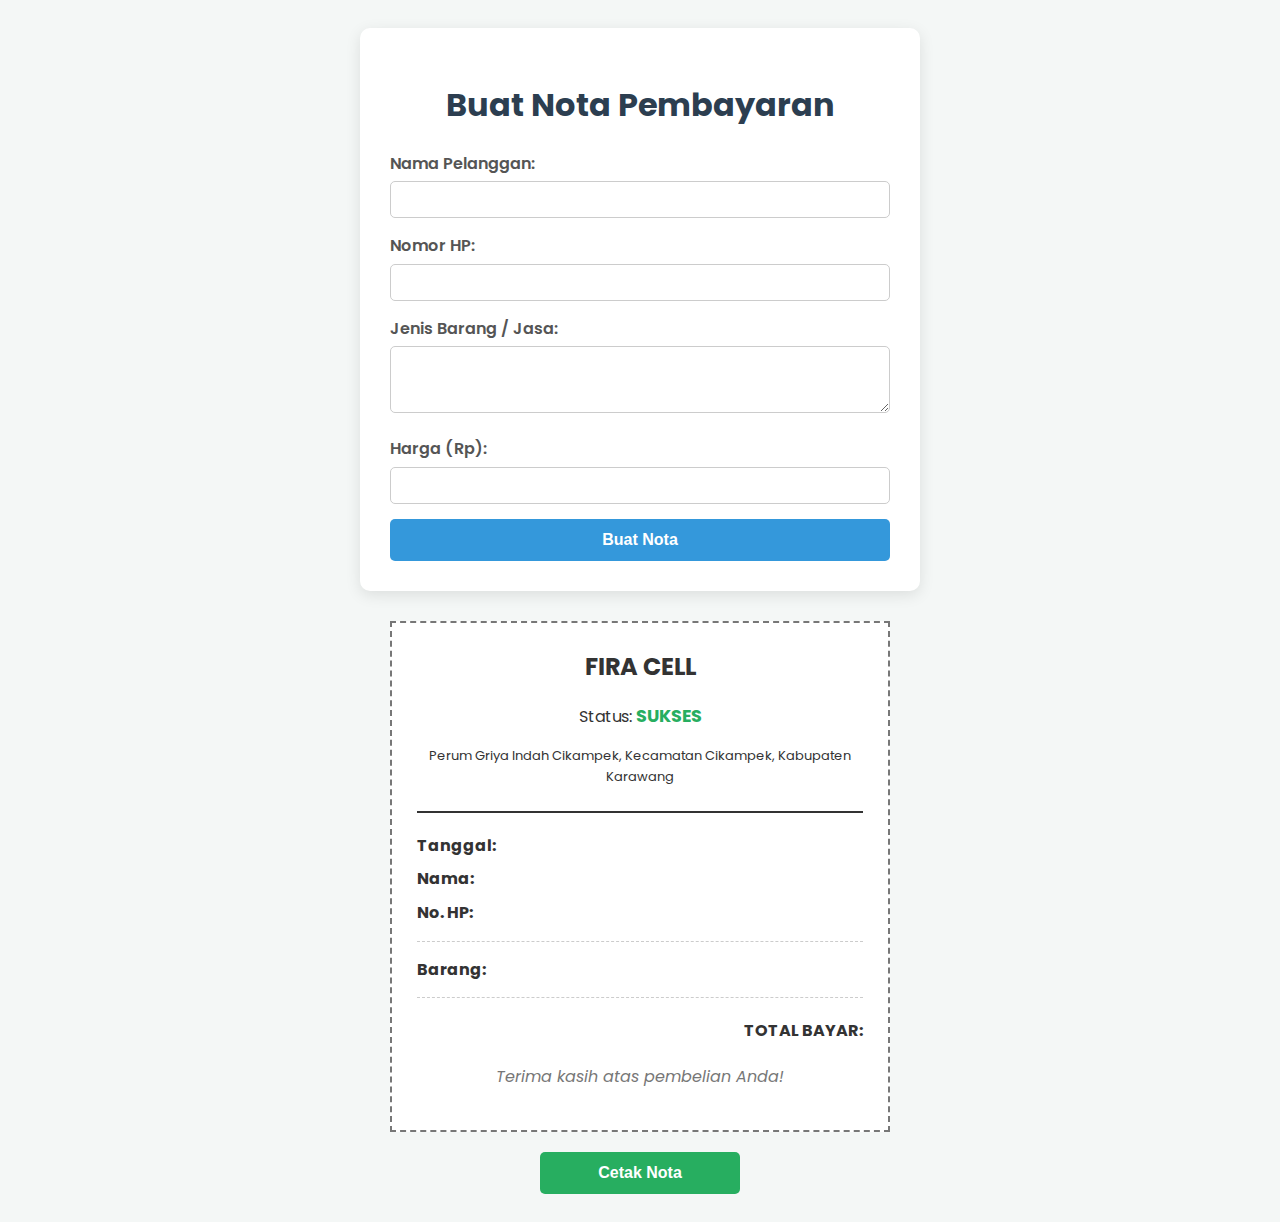
<file: nota.html>
<!DOCTYPE html>
<html lang="id">
<head>
    <meta charset="UTF-8">
    <meta name="viewport" content="width=device-width, initial-scale=1.0">
    <title>Generator Nota Pembayaran</title>
    <link rel="stylesheet" href="css/nota.css">
</head>
<body>

    
    <div class="container">
        <h1>Buat Nota Pembayaran</h1>
        <form id="nota-form">
            <div class="form-group">
                <label for="nama">Nama Pelanggan:</label>
                <input type="text" id="nama" required>
            </div>
            <div class="form-group">
                <label for="nomorHp">Nomor HP:</label>
                <input type="tel" id="nomorHp" required>
            </div>
            <div class="form-group">
                <label for="jenisBarang">Jenis Barang / Jasa:</label>
                <textarea id="jenisBarang" rows="3" required></textarea>
            </div>
            <div class="form-group">
                <label for="harga">Harga (Rp):</label>
                <input type="number" id="harga" required>
            </div>
            <button type="submit">Buat Nota</button>
        </form>
    </div>

    <div id="area-nota" class="hidden">
        <div id="nota-hasil">
            <div class="nota-header">
                <h2>FIRA CELL</h2>
                <p>Status: <span class="sukses">SUKSES</span></p>
                <p style="font-size:small;">Perum Griya Indah Cikampek, Kecamatan Cikampek, Kabupaten Karawang</p>
            </div>
            <div class="nota-body">
                <p><strong>Tanggal:</strong> <span id="nota-tanggal"></span></p>
                <p><strong>Nama:</strong> <span id="nota-nama"></span></p>
                <p><strong>No. HP:</strong> <span id="nota-nomorHp"></span></p>
                <hr>
                <p><strong>Barang:</strong></p>
                <p><span id="nota-jenisBarang"></span></p>
                <hr>
                <div class="total-harga">
                    <p><strong>TOTAL BAYAR:</strong></p>
                    <p class="harga-besar"><span id="nota-harga"></span></p>
                </div>
            </div>
            <div class="nota-footer">
                <p>Terima kasih atas pembelian Anda!</p>
            </div>
        </div>
        <button id="tombol-cetak" onclick="window.print()">Cetak Nota</button>
    </div>

    <script>
        document.addEventListener('DOMContentLoaded', () => {
            const formContainer = document.querySelector('.container');
            const notaArea = document.getElementById('area-nota');
            const notaForm = document.getElementById('nota-form');

            // Function to format date to "DD MMMM YYYY"
            function formatTanggal(dateString) {
                if (!dateString) { // If no date string, use today's date
                    return new Date().toLocaleDateString('id-ID', { day: '2-digit', month: 'long', year: 'numeric' });
                }
                const date = new Date(dateString + 'T00:00:00'); // Add time to avoid timezone issues
                const options = { day: '2-digit', month: 'long', year: 'numeric' };
                return date.toLocaleDateString('id-ID', options);
            }

            // Function to format number to Indonesian Rupiah
            function formatRupiah(angka) {
                return `Rp ${parseFloat(angka).toLocaleString('id-ID')}`;
            }

            // Check for URL parameters to auto-fill and display the receipt
            const urlParams = new URLSearchParams(window.location.search);
            const nama = urlParams.get('nama');
            const jenisBarang = urlParams.get('jenisBarang');
            const harga = urlParams.get('harga');
            const tanggal = urlParams.get('tanggal');

            if (nama && jenisBarang && harga && tanggal) {
                // If params exist, we are printing an existing record from the sales list
                formContainer.style.display = 'none'; // Hide the form
                notaArea.classList.remove('hidden'); // Show the receipt

                document.getElementById('nota-tanggal').textContent = formatTanggal(tanggal);
                document.getElementById('nota-nama').textContent = nama;
                document.getElementById('nota-jenisBarang').textContent = jenisBarang;
                document.getElementById('nota-harga').textContent = formatRupiah(harga);

                // Hide the HP number field as it's not passed from the main page
                const noHpElement = document.getElementById('nota-nomorHp').parentElement;
                if (noHpElement) {
                    noHpElement.style.display = 'none';
                }
            } else {
                // --- MODE 2: Generate from form on this page (original functionality) ---
                notaForm.addEventListener('submit', function(event) {
                    event.preventDefault();

                    const namaInput = document.getElementById('nama').value;
                    const nomorHpInput = document.getElementById('nomorHp').value;
                    const jenisBarangInput = document.getElementById('jenisBarang').value.replace(/\n/g, '<br>');
                    const hargaInput = document.getElementById('harga').value;
                    
                    document.getElementById('nota-tanggal').textContent = formatTanggal(null); // Use today's date
                    document.getElementById('nota-nama').textContent = namaInput;
                    document.getElementById('nota-nomorHp').textContent = nomorHpInput;
                    document.getElementById('nota-jenisBarang').innerHTML = jenisBarangInput;
                    document.getElementById('nota-harga').textContent = formatRupiah(hargaInput);
                    
                    // Ensure HP number field is visible
                    const noHpElement = document.getElementById('nota-nomorHp').parentElement;
                    if (noHpElement) {
                        noHpElement.style.display = 'block';
                    }

                    notaArea.classList.remove('hidden');
                    notaArea.scrollIntoView({ behavior: 'smooth' });
                    notaForm.reset();
                });
            }
        });
    </script>
</body>
</html>
</file>
<file: css/nota.css>
@import url('https://fonts.googleapis.com/css2?family=Poppins:wght@400;600;700&display=swap');

body {
    font-family: 'Poppins', sans-serif;
    background-color: #f4f7f6;
    color: #333;
    line-height: 1.6;
    display: flex;
    flex-direction: column;
    align-items: center;
    padding: 20px;
}

.container {
    background: #fff;
    padding: 30px;
    border-radius: 10px;
    box-shadow: 0 4px 15px rgba(0,0,0,0.1);
    width: 100%;
    max-width: 500px;
    margin-bottom: 30px;
}

h1 {
    text-align: center;
    color: #2c3e50;
    margin-bottom: 20px;
}

.form-group {
    margin-bottom: 15px;
}

label {
    display: block;
    margin-bottom: 5px;
    font-weight: 600;
    color: #555;
}

input[type="text"],
input[type="tel"],
input[type="number"],
textarea {
    width: 100%;
    padding: 10px;
    border: 1px solid #ccc;
    border-radius: 5px;
    box-sizing: border-box;
}

textarea {
    resize: vertical;
}

button {
    width: 100%;
    padding: 12px;
    background-color: #3498db;
    color: white;
    border: none;
    border-radius: 5px;
    cursor: pointer;
    font-size: 16px;
    font-weight: 600;
    transition: background-color 0.3s;
}

button:hover {
    background-color: #2980b9;
}

/* --- Gaya Nota --- */
.hidden {
    display: none;
}

#area-nota {
    width: 100%;
    max-width: 500px;
    display: flex;
    flex-direction: column;
    align-items: center;
}

#nota-hasil {
    background: #fff;
    border: 2px dashed #777;
    padding: 25px;
    width: 100%;
    box-sizing: border-box;
    margin-bottom: 20px;
}

.nota-header {
    text-align: center;
    border-bottom: 2px solid #333;
    padding-bottom: 10px;
    margin-bottom: 20px;
}
.nota-header h2 {
    margin: 0;
}
.nota-header .sukses {
    color: #27ae60;
    font-weight: 700;
    font-size: 1.1em;
}

.nota-body p {
    margin: 8px 0;
}

hr {
    border: 0;
    border-top: 1px dashed #ccc;
    margin: 15px 0;
}

.total-harga {
    margin-top: 20px;
    text-align: right;
}
.total-harga p {
    margin: 0;
}
.harga-besar {
    font-size: 1.8em;
    font-weight: 700;
    color: #e74c3c;
}

.nota-footer {
    margin-top: 20px;
    text-align: center;
    font-style: italic;
    color: #777;
}

#tombol-cetak {
    max-width: 200px;
    background-color: #27ae60;
}
#tombol-cetak:hover {
    background-color: #229954;
}

/* Media query untuk mencetak */
@media print {
    body {
        background-color: #fff;
    }
    .container, #tombol-cetak {
        display: none;
    }
    #area-nota {
        display: block;
        width: 100%;
        max-width: 100%;
    }
    #nota-hasil {
        box-shadow: none;
        border: 2px solid #000;
        margin: 0;
    }
}
</file>
